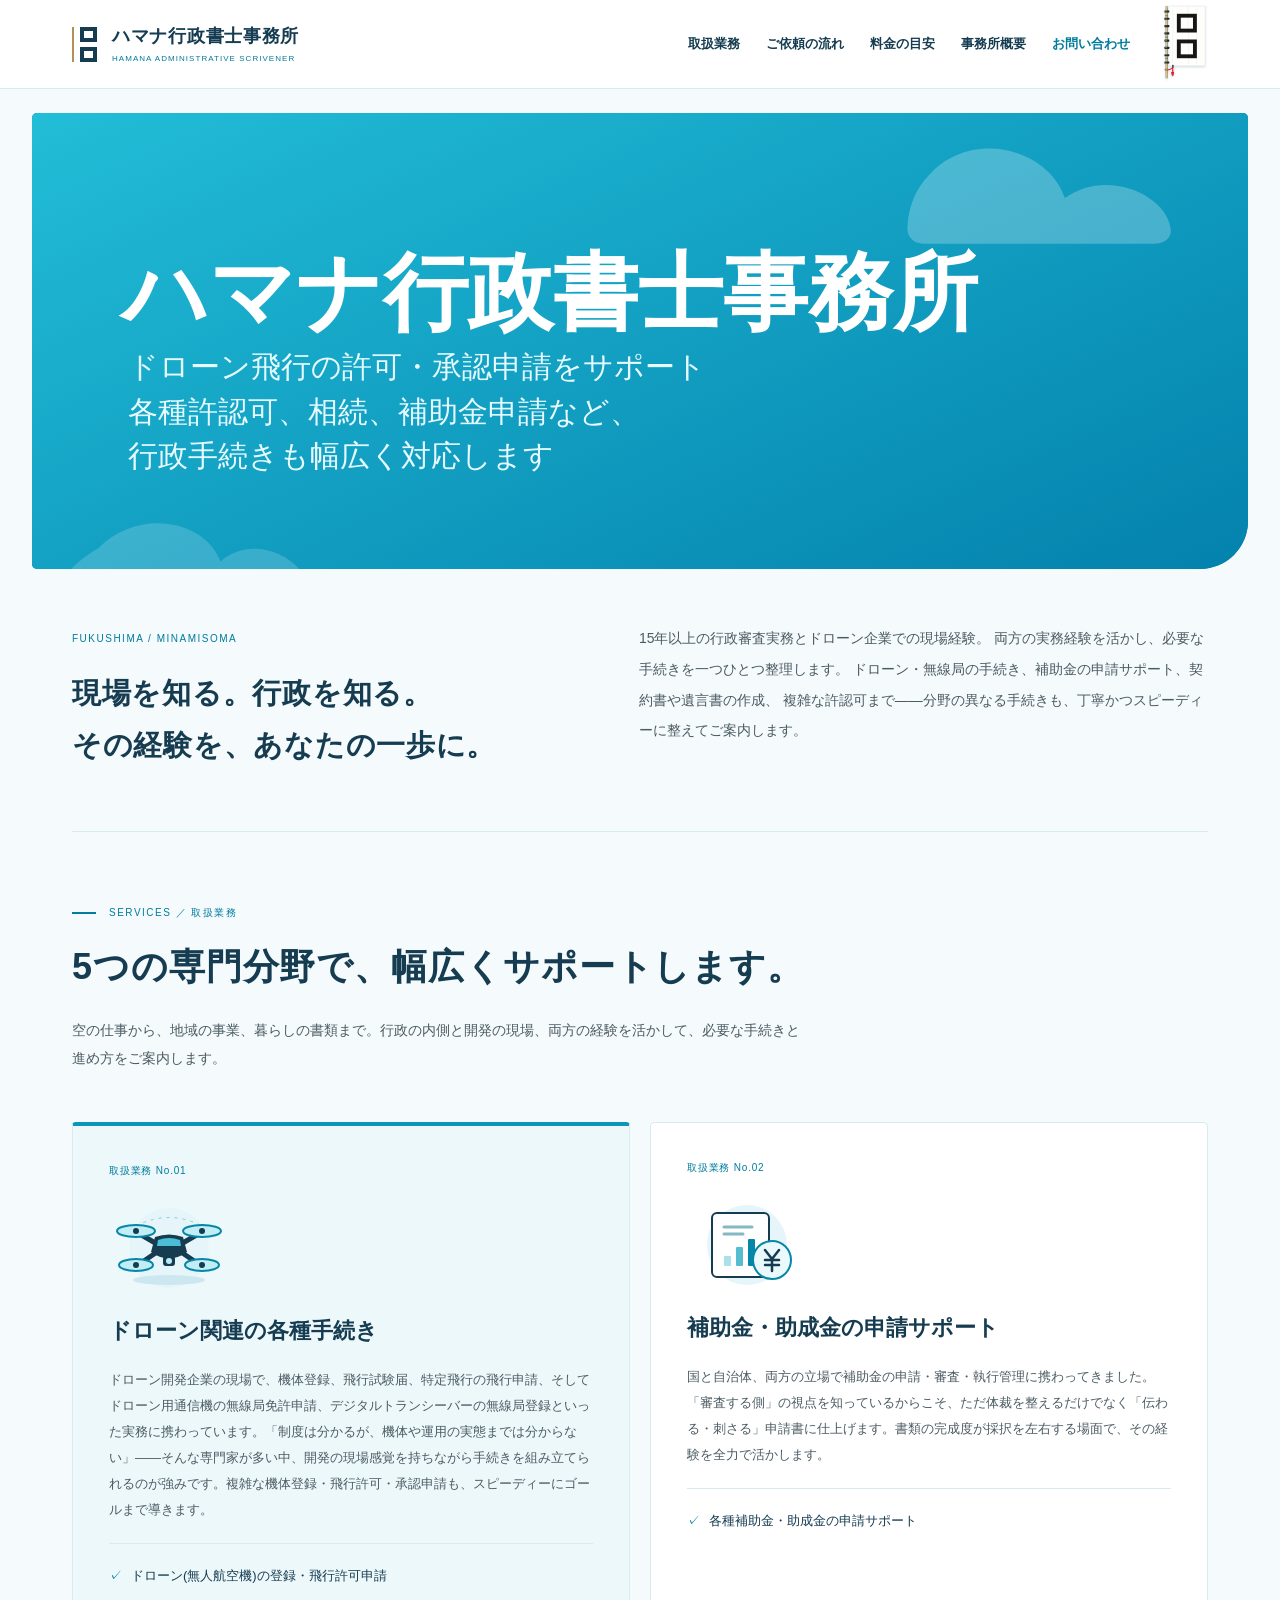
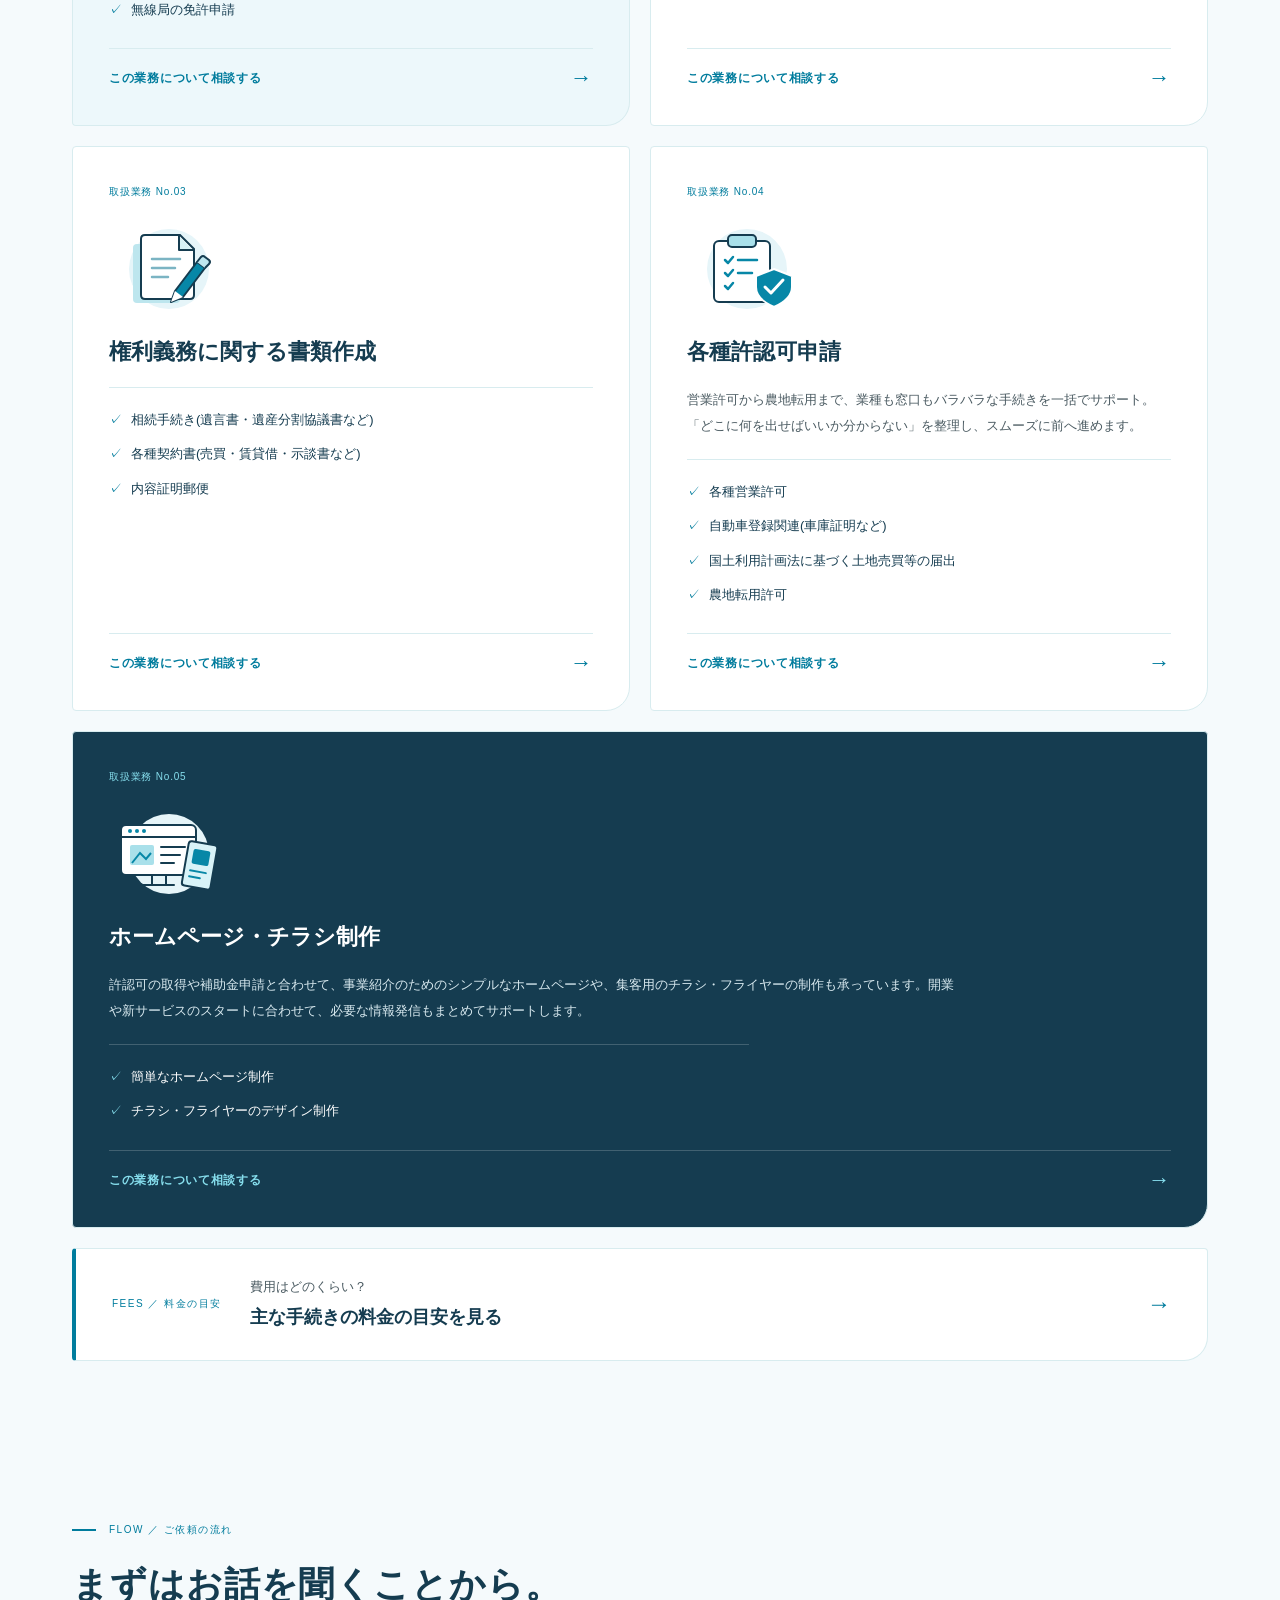
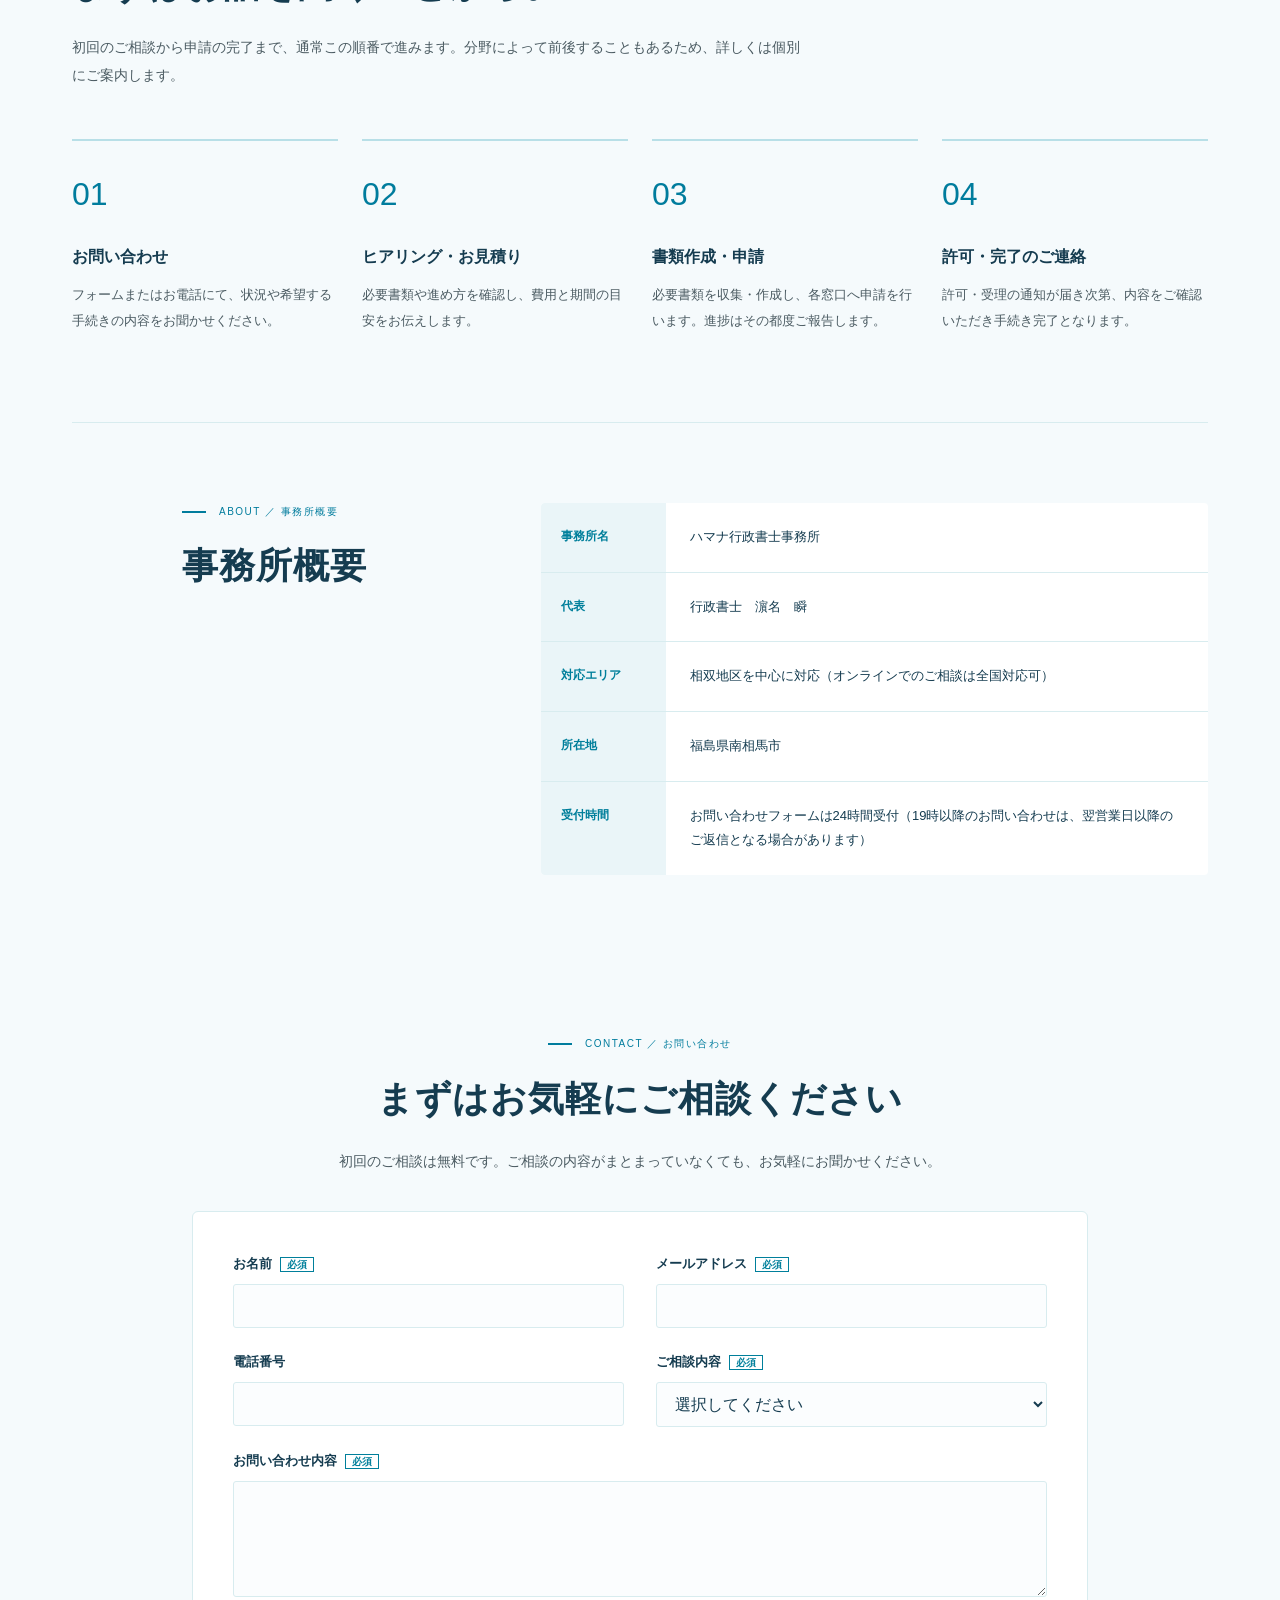
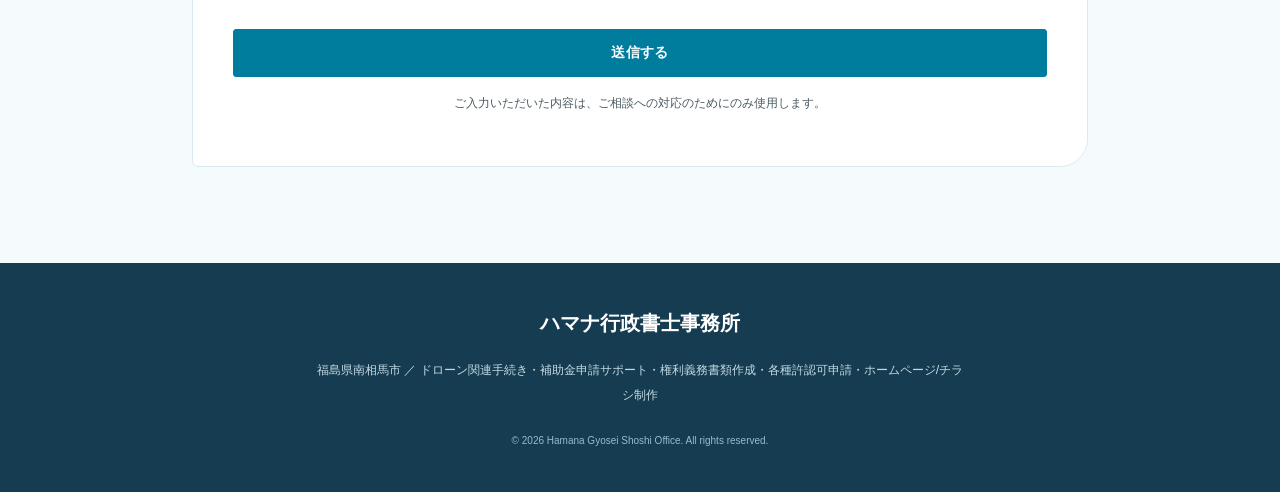
<file: index.html>
<!DOCTYPE html>
<html lang="ja">
<head>
<meta charset="UTF-8">
<meta name="viewport" content="width=device-width, initial-scale=1.0">
<title>ハマナ行政書士事務所｜ドローン・補助金・許認可申請の手続き代行</title>
<meta name="description" content="福島県南相馬市を拠点に、ドローン関連の手続き、補助金・助成金の申請サポート、契約書や遺言書などの書類作成、各種許認可申請、簡単なホームページ・チラシ制作までを行う行政書士事務所です。">
<link rel="icon" href="img/favicon.svg" type="image/svg+xml">
<link rel="icon" href="img/favicon.ico" sizes="any">
<link rel="icon" href="img/favicon-32.png" sizes="32x32" type="image/png">
<link rel="icon" href="img/favicon-192.png" sizes="192x192" type="image/png">
<link rel="apple-touch-icon" href="img/apple-touch-icon.png">
<link rel="stylesheet" href="css/style.css">
</head>
<body>

<!-- ヘッダー -->
<header class="site-header">
  <div class="header-inner">
    <a href="#top" class="brand">
      <span class="brand-symbol" aria-hidden="true"><i></i><i></i></span>
      <span class="brand-wordmark">ハマナ行政書士事務所<small>HAMANA ADMINISTRATIVE SCRIVENER</small></span>
    </a>
    <nav class="site-nav" id="site-nav">
      <a href="#services">取扱業務</a>
      <a href="#flow">ご依頼の流れ</a>
      <a href="fees.html">料金の目安</a>
      <a href="#about">事務所概要</a>
      <a href="#contact">お問い合わせ</a>
    </nav>
    <img src="img/flag.svg" alt="" class="header-flag" width="320" height="560">
    <button class="nav-toggle" id="nav-toggle" aria-label="メニューを開く" aria-expanded="false" aria-controls="site-nav">
      <span></span><span></span><span></span>
    </button>
  </div>
</header>

<main id="top">

  <!-- ヒーロー -->
  <section class="hero">
    <h1 class="sr-only">ハマナ行政書士事務所｜ドローンと行政手続きのご相談</h1>
    <img src="img/logo.svg" alt="ハマナ行政書士事務所。ドローン飛行の許可・承認申請、各種許認可、相続、補助金申請をサポート。" class="hero-banner" width="1600" height="600" fetchpriority="high">
    <div class="hero-inner">
      <p class="eyebrow">FUKUSHIMA / MINAMISOMA<span>現場を知る。行政を知る。<br>その経験を、あなたの一歩に。</span></p>
      <p class="hero-lead">
        15年以上の行政審査実務とドローン企業での現場経験。
        両方の実務経験を活かし、必要な手続きを一つひとつ整理します。
        ドローン・無線局の手続き、補助金の申請サポート、契約書や遺言書の作成、
        複雑な許認可まで――分野の異なる手続きも、丁寧かつスピーディーに整えてご案内します。
      </p>
    </div>
  </section>

  <div class="perforation" aria-hidden="true"></div>

  <!-- 取扱業務 -->
  <section id="services" class="services">
    <div class="section-head">
      <p class="section-label">SERVICES ／ 取扱業務</p>
      <h2>5つの専門分野で、<br class="only-mobile">幅広くサポートします。</h2>
      <p class="section-desc">空の仕事から、地域の事業、暮らしの書類まで。行政の内側と開発の現場、両方の経験を活かして、必要な手続きと進め方をご案内します。</p>
    </div>

    <div class="service-grid">

      <a class="service-card" href="#contact" data-service="drone" aria-label="ドローン関連の各種手続きについて相談する">
        <p class="card-no">取扱業務 No.01</p>
        <div class="card-icon" aria-hidden="true">
          <svg viewBox="0 0 120 88" focusable="false"><circle cx="60" cy="44" r="40" fill="#e6f5f9"/><ellipse cx="60" cy="76" rx="36" ry="5" fill="#cce7ef"/><path d="M20 26 Q60 1 100 26" fill="none" stroke="#8acdda" stroke-dasharray="3 5"/><g stroke="#153c50" stroke-width="5" stroke-linecap="round"><path d="M48 40 29 29 M72 40 91 29 M48 48 29 61 M72 48 91 61"/></g><g fill="#c1edf4" stroke="#0787a7" stroke-width="2"><ellipse cx="27" cy="27" rx="19" ry="6"/><ellipse cx="93" cy="27" rx="19" ry="6"/><ellipse cx="27" cy="61" rx="17" ry="6"/><ellipse cx="93" cy="61" rx="17" ry="6"/></g><g fill="#153c50"><circle cx="27" cy="27" r="3"/><circle cx="93" cy="27" r="3"/><circle cx="27" cy="61" r="3"/><circle cx="93" cy="61" r="3"/><path d="M46 33 Q60 28 74 33 L78 48 Q60 61 42 48Z"/></g><path d="M49 36 Q60 32 71 36 L72 42 H48Z" fill="#49bed4"/><rect x="54" y="52" width="12" height="10" rx="3" fill="#153c50"/><circle cx="60" cy="57" r="3" fill="#b8edf5"/></svg>
        </div>
        <h3 class="card-title">ドローン関連の各種手続き</h3>
        <p class="card-desc">ドローン開発企業の現場で、機体登録、飛行試験届、特定飛行の飛行申請、そしてドローン用通信機の無線局免許申請、デジタルトランシーバーの無線局登録といった実務に携わっています。「制度は分かるが、機体や運用の実態までは分からない」――そんな専門家が多い中、開発の現場感覚を持ちながら手続きを組み立てられるのが強みです。複雑な機体登録・飛行許可・承認申請も、スピーディーにゴールまで導きます。</p>
        <ul class="card-list">
          <li>ドローン(無人航空機)の登録・飛行許可申請</li>
          <li>無線局の免許申請</li>
        </ul>
        <span class="card-more">詳しくはこちら<span aria-hidden="true">→</span></span>
      </a>

      <a class="service-card" href="#contact" data-service="subsidy" aria-label="補助金・助成金の申請サポートについて相談する">
        <p class="card-no">取扱業務 No.02</p>
        <div class="card-icon" aria-hidden="true">
          <svg viewBox="0 0 120 88" focusable="false"><circle cx="60" cy="44" r="40" fill="#e6f5f9"/><rect x="25" y="12" width="57" height="64" rx="5" fill="#fff" stroke="#153c50" stroke-width="2"/><path d="M37 26 H65 M37 33 H56" stroke="#85b8c5" stroke-width="3" stroke-linecap="round"/><rect x="37" y="55" width="7" height="10" rx="1" fill="#a9e0ea"/><rect x="49" y="46" width="7" height="19" rx="1" fill="#58bcd1"/><rect x="61" y="38" width="7" height="27" rx="1" fill="#0787a7"/><circle cx="85" cy="59" r="19" fill="#eaf9fc" stroke="#0787a7" stroke-width="2"/><path d="m78 49 7 9 7-9 M85 58 V70 M78 59 H92 M78 64 H92" fill="none" stroke="#153c50" stroke-width="2.5" stroke-linecap="round" stroke-linejoin="round"/></svg>
        </div>
        <h3 class="card-title">補助金・助成金の申請サポート</h3>
        <p class="card-desc">国と自治体、両方の立場で補助金の申請・審査・執行管理に携わってきました。「審査する側」の視点を知っているからこそ、ただ体裁を整えるだけでなく「伝わる・刺さる」申請書に仕上げます。書類の完成度が採択を左右する場面で、その経験を全力で活かします。</p>
        <ul class="card-list">
          <li>各種補助金・助成金の申請サポート</li>
        </ul>
        <span class="card-more">詳しくはこちら<span aria-hidden="true">→</span></span>
      </a>

      <a class="service-card" href="#contact" data-service="rights-documents" aria-label="権利義務に関する書類作成について相談する">
        <p class="card-no">取扱業務 No.03</p>
        <div class="card-icon" aria-hidden="true">
          <svg viewBox="0 0 120 88" focusable="false"><circle cx="60" cy="44" r="40" fill="#e6f5f9"/><rect x="24" y="19" width="47" height="59" rx="4" fill="#bde6ee"/><path d="M36 10 H71 L85 24 V70 Q85 74 81 74 H36 Q32 74 32 70 V14 Q32 10 36 10Z" fill="#fff" stroke="#153c50" stroke-width="2"/><path d="M70 11 V25 H84" fill="#d6f1f6" stroke="#153c50" stroke-width="2" stroke-linejoin="round"/><path d="M43 34 H71 M43 43 H66 M43 52 H59" stroke="#7bb4c3" stroke-width="2.5" stroke-linecap="round"/><path d="m66 66 22-29 8 6-22 29-12 5Z" fill="#0787a7" stroke="#153c50" stroke-width="2" stroke-linejoin="round"/><path d="m88 37 4-5 q2-2 4 0 l4 3 q2 2 0 4 l-4 4" fill="#bde6ee" stroke="#153c50" stroke-width="2"/><path d="m66 66 8 6-12 5Z" fill="#fff"/></svg>
        </div>
        <h3 class="card-title">権利義務に関する書類作成</h3>
        <ul class="card-list">
          <li>相続手続き(遺言書・遺産分割協議書など)</li>
          <li>各種契約書(売買・賃貸借・示談書など)</li>
          <li>内容証明郵便</li>
        </ul>
        <span class="card-more">詳しくはこちら<span aria-hidden="true">→</span></span>
      </a>

      <a class="service-card" href="#contact" data-service="licenses" aria-label="各種許認可申請について相談する">
        <p class="card-no">取扱業務 No.04</p>
        <div class="card-icon" aria-hidden="true">
          <svg viewBox="0 0 120 88" focusable="false"><circle cx="60" cy="44" r="40" fill="#e6f5f9"/><rect x="27" y="16" width="56" height="61" rx="5" fill="#fff" stroke="#153c50" stroke-width="2"/><rect x="41" y="10" width="28" height="12" rx="4" fill="#a9e0ea" stroke="#153c50" stroke-width="2"/><path d="m38 35 3 3 5-6 M51 35 H70 M38 48 l3 3 5-6 M51 48 H65 M38 61 l3 3 5-6" fill="none" stroke="#0787a7" stroke-width="2.5" stroke-linecap="round" stroke-linejoin="round"/><path d="m87 44 18 7 v11 q0 12-18 20-18-8-18-20 V51Z" fill="#0787a7" stroke="#fff" stroke-width="2"/><path d="m78 62 6 6 12-13" fill="none" stroke="#fff" stroke-width="3" stroke-linecap="round" stroke-linejoin="round"/></svg>
        </div>
        <h3 class="card-title">各種許認可申請</h3>
        <p class="card-desc">営業許可から農地転用まで、業種も窓口もバラバラな手続きを一括でサポート。「どこに何を出せばいいか分からない」を整理し、スムーズに前へ進めます。</p>
        <ul class="card-list">
          <li>各種営業許可</li>
          <li>自動車登録関連(車庫証明など)</li>
          <li>国土利用計画法に基づく土地売買等の届出</li>
          <li>農地転用許可</li>
        </ul>
        <span class="card-more">詳しくはこちら<span aria-hidden="true">→</span></span>
      </a>

      <a class="service-card service-card-wide" href="#contact" data-service="creative" aria-label="ホームページ・チラシ制作について相談する">
        <p class="card-no">取扱業務 No.05</p>
        <div class="card-icon" aria-hidden="true">
          <svg viewBox="0 0 120 88" focusable="false"><circle cx="60" cy="44" r="40" fill="#e6f5f9"/><rect x="12" y="15" width="75" height="50" rx="5" fill="#fff" stroke="#153c50" stroke-width="2"/><path d="M13 27 H86" stroke="#153c50" stroke-width="2"/><g fill="#0787a7"><circle cx="21" cy="21" r="2"/><circle cx="28" cy="21" r="2"/><circle cx="35" cy="21" r="2"/></g><rect x="21" y="35" width="24" height="20" rx="2" fill="#a9e0ea"/><path d="m23 53 8-10 6 6 5-6" fill="none" stroke="#0787a7" stroke-width="2"/><path d="M52 37 H76 M52 45 H71 M52 53 H65 M43 66 V74 M57 66 V74 M34 75 H65" stroke="#153c50" stroke-width="2" stroke-linecap="round"/><g transform="rotate(10 91 56)"><rect x="76" y="33" width="29" height="45" rx="3" fill="#d8f3f8" stroke="#153c50" stroke-width="2"/><rect x="82" y="40" width="17" height="15" rx="2" fill="#0787a7"/><path d="M82 62 H98 M82 68 H93" stroke="#0787a7" stroke-width="2" stroke-linecap="round"/></g></svg>
        </div>
        <h3 class="card-title">ホームページ・チラシ制作</h3>
        <p class="card-desc">許認可の取得や補助金申請と合わせて、事業紹介のためのシンプルなホームページや、集客用のチラシ・フライヤーの制作も承っています。開業や新サービスのスタートに合わせて、必要な情報発信もまとめてサポートします。</p>
        <ul class="card-list">
          <li>簡単なホームページ制作</li>
          <li>チラシ・フライヤーのデザイン制作</li>
        </ul>
        <span class="card-more">詳しくはこちら<span aria-hidden="true">→</span></span>
      </a>

    </div>

    <a class="fee-link" href="fees.html">
      <span class="fee-link-label">FEES ／ 料金の目安</span>
      <span class="fee-link-text">費用はどのくらい？<strong>主な手続きの料金の目安を見る</strong></span>
      <span class="fee-link-arrow" aria-hidden="true">→</span>
    </a>
  </section>

  <!-- ご依頼の流れ -->
  <section id="flow" class="flow">
    <div class="section-head">
      <p class="section-label">FLOW ／ ご依頼の流れ</p>
      <h2>まずはお話を聞くことから。</h2>
      <p class="section-desc">初回のご相談から申請の完了まで、通常この順番で進みます。分野によって前後することもあるため、詳しくは個別にご案内します。</p>
    </div>
    <ol class="flow-list">
      <li class="flow-step">
        <span class="flow-num">01</span>
        <h3>お問い合わせ</h3>
        <p>フォームまたはお電話にて、状況や希望する手続きの内容をお聞かせください。</p>
      </li>
      <li class="flow-step">
        <span class="flow-num">02</span>
        <h3>ヒアリング・お見積り</h3>
        <p>必要書類や進め方を確認し、費用と期間の目安をお伝えします。</p>
      </li>
      <li class="flow-step">
        <span class="flow-num">03</span>
        <h3>書類作成・申請</h3>
        <p>必要書類を収集・作成し、各窓口へ申請を行います。進捗はその都度ご報告します。</p>
      </li>
      <li class="flow-step">
        <span class="flow-num">04</span>
        <h3>許可・完了のご連絡</h3>
        <p>許可・受理の通知が届き次第、内容をご確認いただき手続き完了となります。</p>
      </li>
    </ol>
  </section>

  <div class="perforation" aria-hidden="true"></div>

  <!-- 事務所概要 -->
  <section id="about" class="about">
    <div class="section-head">
      <p class="section-label">ABOUT ／ 事務所概要</p>
      <h2>事務所概要</h2>
    </div>
    <div class="about-card">
      <dl class="about-table">
        <div class="about-row">
          <dt>事務所名</dt>
          <dd>ハマナ行政書士事務所</dd>
        </div>
        <div class="about-row">
          <dt>代表</dt>
          <dd>行政書士　濵名　瞬</dd>
        </div>
        <div class="about-row">
          <dt>対応エリア</dt>
          <dd>相双地区を中心に対応（オンラインでのご相談は全国対応可）</dd>
        </div>
        <div class="about-row">
          <dt>所在地</dt>
          <dd>福島県南相馬市</dd>
        </div>
        <div class="about-row">
          <dt>受付時間</dt>
          <dd>お問い合わせフォームは24時間受付（19時以降のお問い合わせは、翌営業日以降のご返信となる場合があります）</dd>
        </div>
      </dl>
    </div>
  </section>

  <!-- お問い合わせ -->
  <section id="contact" class="contact">
    <div class="section-head">
      <p class="section-label">CONTACT ／ お問い合わせ</p>
      <h2>まずはお気軽にご相談ください</h2>
      <p class="section-desc">初回のご相談は無料です。ご相談の内容がまとまっていなくても、お気軽にお聞かせください。</p>
    </div>

    <form class="contact-form" id="contact-form" action="https://formsubmit.co/hamana.gyouseishoshi@gmail.com" method="post">
      <p class="contact-status" role="status" aria-live="polite" hidden></p>
      <input type="hidden" name="_subject" value="ホームページからのお問い合わせ">
      <input type="hidden" name="_template" value="table">
      <div class="sr-only" aria-hidden="true"><input type="text" name="_honey" tabindex="-1" autocomplete="off"></div>
      <div class="form-row-group">
        <div class="form-row">
          <label for="name">お名前<span class="req">必須</span></label>
          <input type="text" id="name" name="name" required>
        </div>
        <div class="form-row">
          <label for="email">メールアドレス<span class="req">必須</span></label>
          <input type="email" id="email" name="email" required>
        </div>
      </div>
      <div class="form-row-group">
        <div class="form-row">
          <label for="tel">電話番号</label>
          <input type="tel" id="tel" name="tel">
        </div>
        <div class="form-row">
          <label for="service">ご相談内容<span class="req">必須</span></label>
          <select id="service" name="service" required>
            <option value="">選択してください</option>
            <option value="drone">ドローン関連の各種手続き</option>
            <option value="subsidy">補助金・助成金の申請サポート</option>
            <option value="rights-documents">権利義務に関する書類作成</option>
            <option value="licenses">各種許認可申請</option>
            <option value="creative">ホームページ・チラシ制作</option>
            <option value="other">その他</option>
          </select>
        </div>
      </div>
      <div class="form-row">
        <label for="message">お問い合わせ内容<span class="req">必須</span></label>
        <textarea id="message" name="message" rows="5" required></textarea>
      </div>
      <button type="submit" class="btn btn-primary btn-block">送信する</button>
      <p class="form-note">ご入力いただいた内容は、ご相談への対応のためにのみ使用します。</p>
    </form>
  </section>

</main>

<footer class="site-footer">
  <div class="footer-inner">
    <p class="footer-brand">ハマナ行政書士事務所</p>
    <p class="footer-address">福島県南相馬市 ／ ドローン関連手続き・補助金申請サポート・権利義務書類作成・各種許認可申請・ホームページ/チラシ制作</p>
    <p class="footer-copy">&copy; 2026 Hamana Gyosei Shoshi Office. All rights reserved.</p>
  </div>
</footer>

<script src="js/script.js"></script>
</body>
</html>
</file>
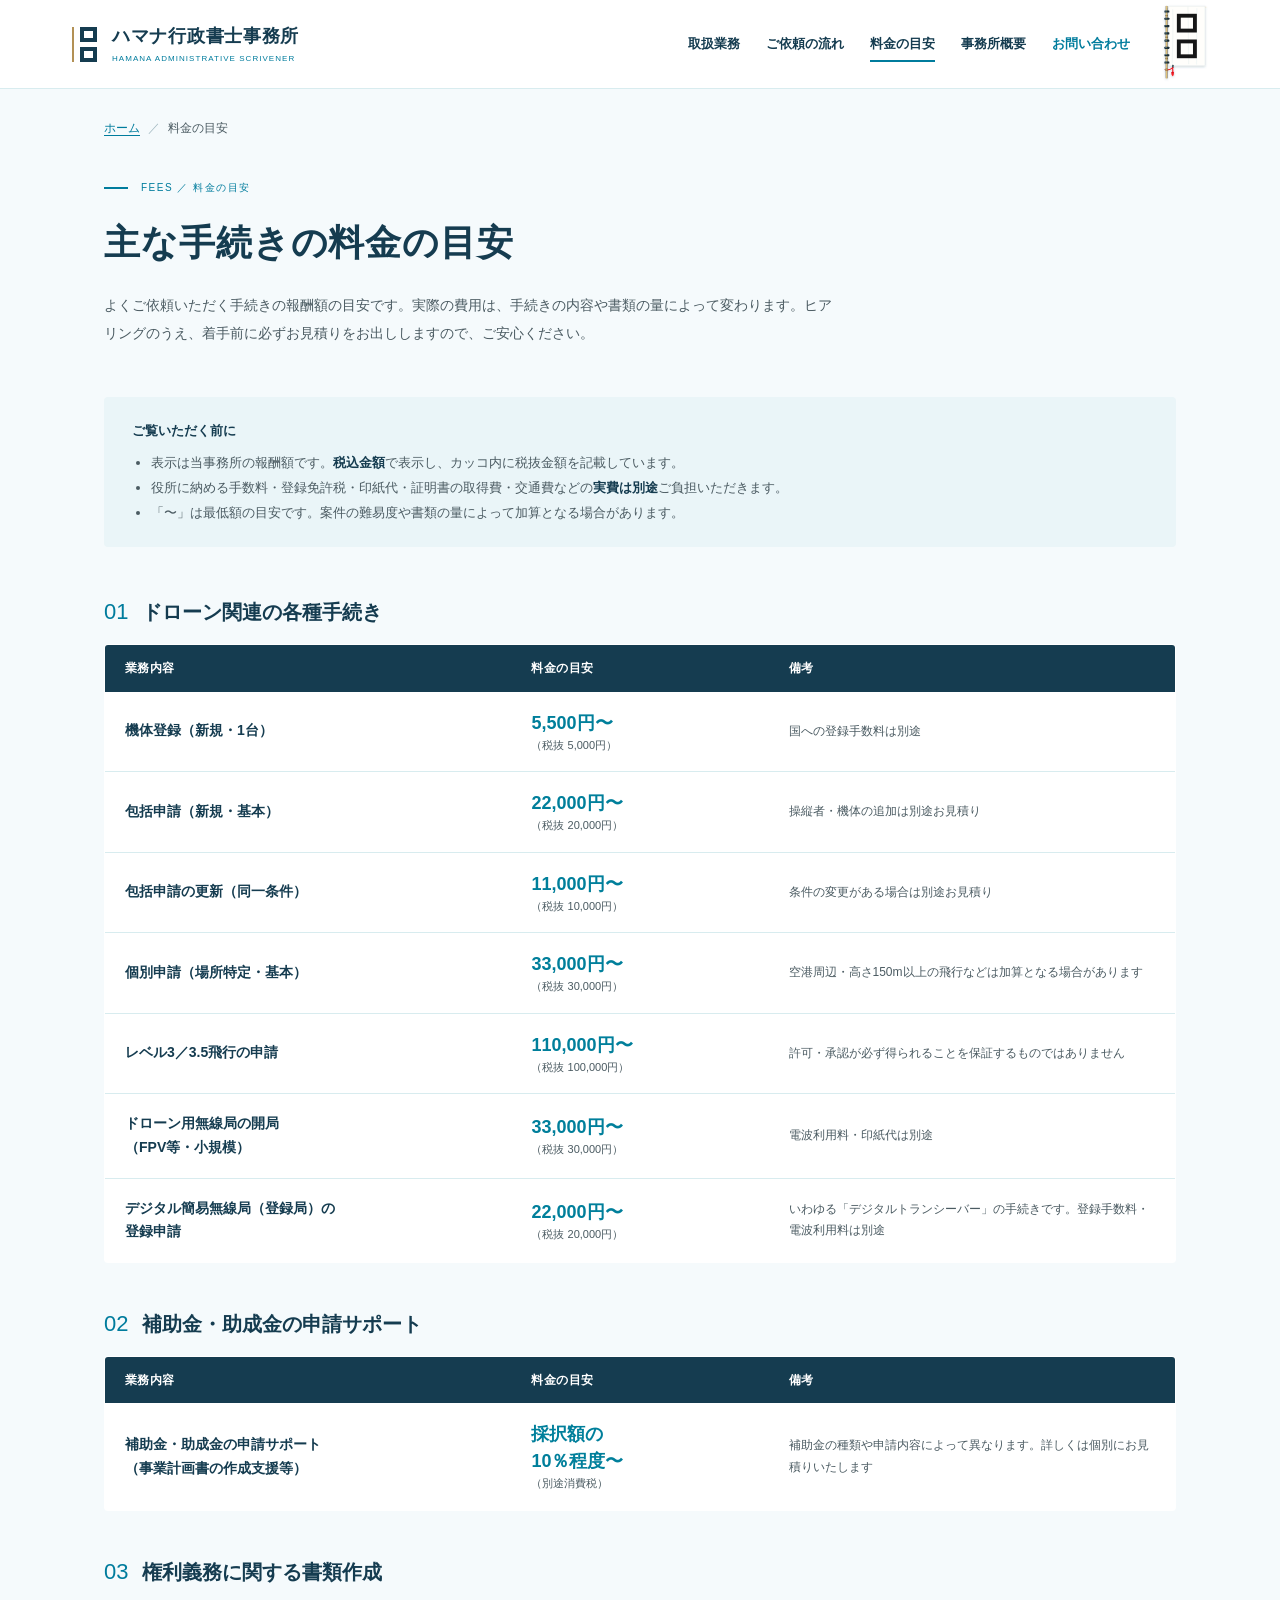
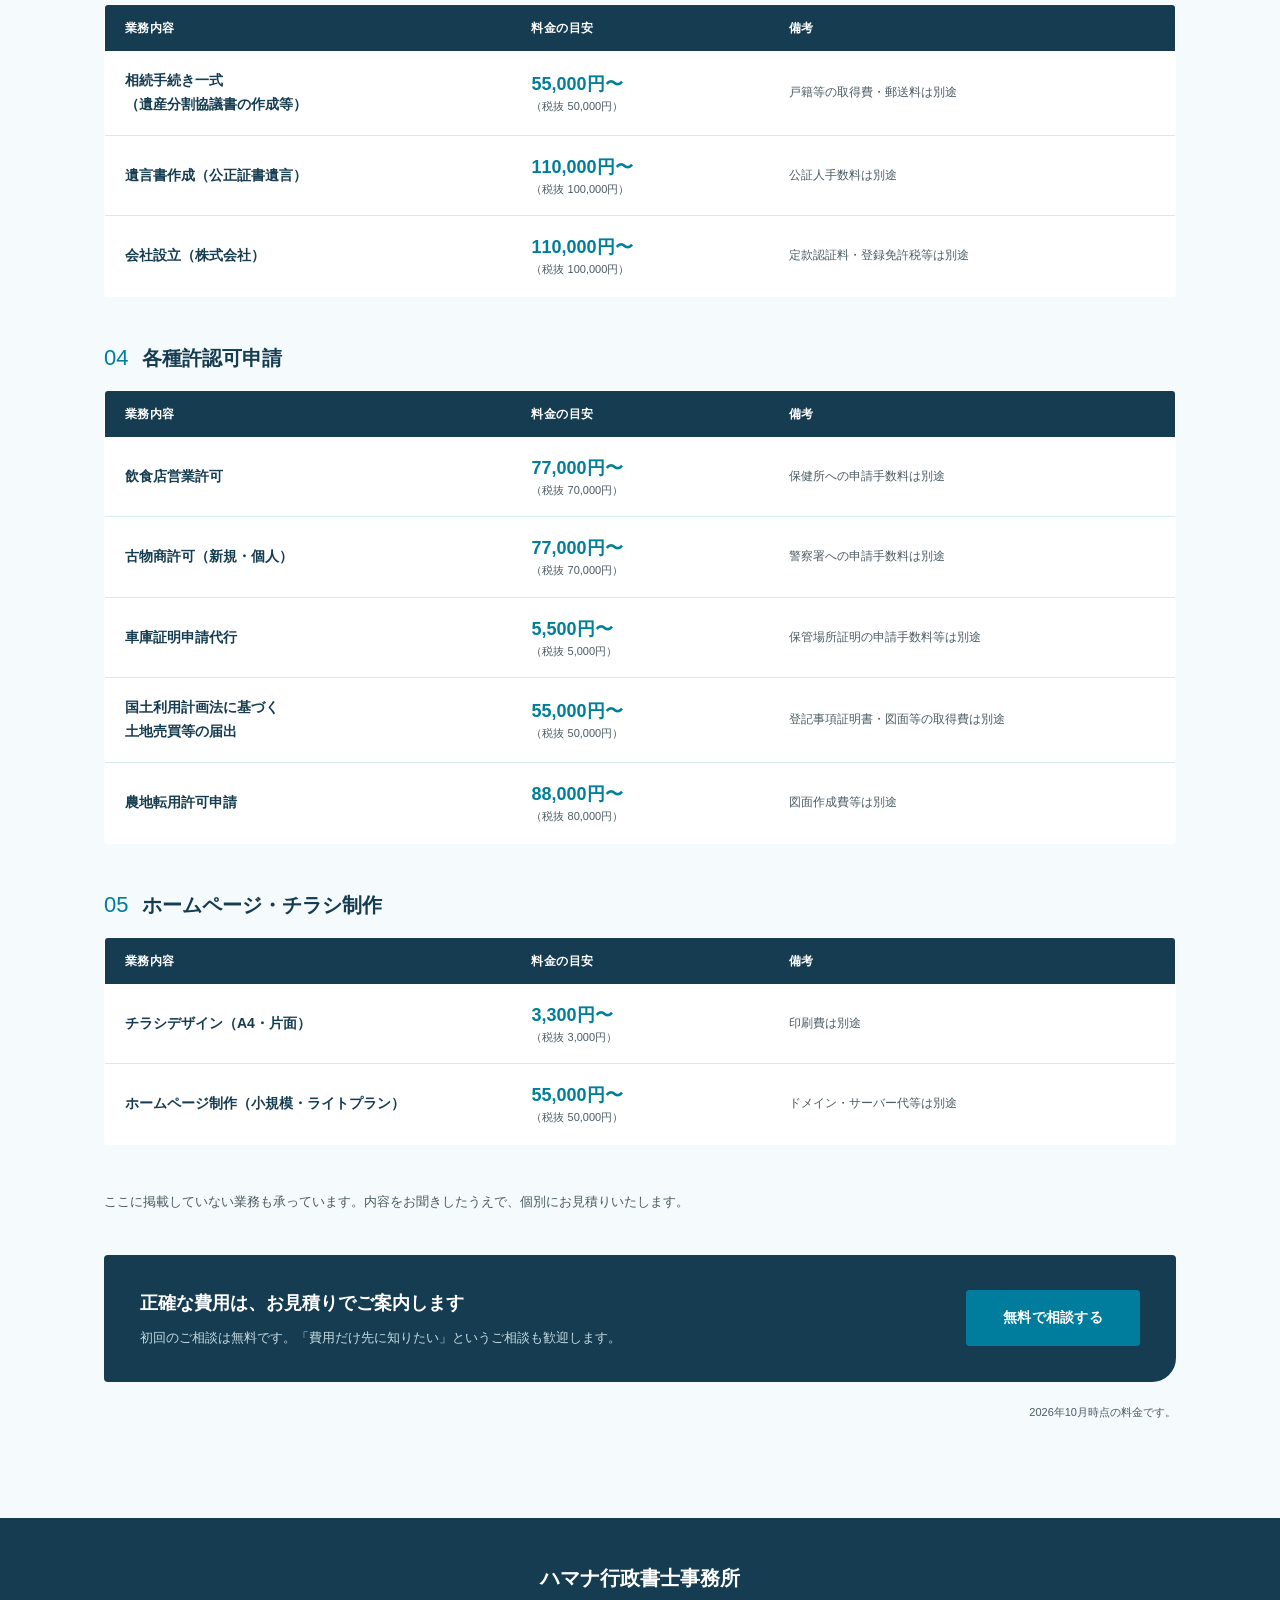
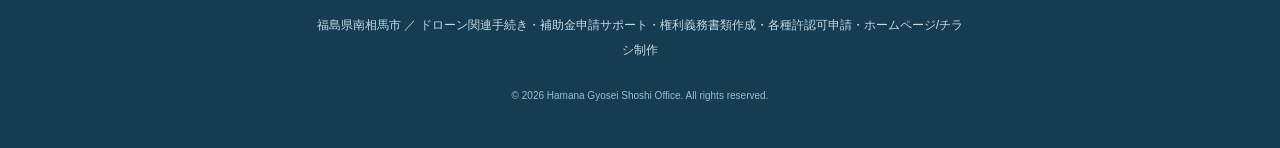
<file: fees.html>
<!DOCTYPE html>
<html lang="ja">
<head>
<meta charset="UTF-8">
<meta name="viewport" content="width=device-width, initial-scale=1.0">
<title>料金の目安｜ハマナ行政書士事務所</title>
<meta name="description" content="ハマナ行政書士事務所の主な業務の料金の目安です。ドローンの機体登録・飛行許可申請、無線局の免許申請、許認可申請、相続・遺言、ホームページ・チラシ制作などの費用をご案内します。">
<link rel="icon" href="img/favicon.svg" type="image/svg+xml">
<link rel="icon" href="img/favicon.ico" sizes="any">
<link rel="icon" href="img/favicon-32.png" sizes="32x32" type="image/png">
<link rel="icon" href="img/favicon-192.png" sizes="192x192" type="image/png">
<link rel="apple-touch-icon" href="img/apple-touch-icon.png">
<link rel="stylesheet" href="css/style.css">
</head>
<body>

<!-- ヘッダー -->
<header class="site-header">
  <div class="header-inner">
    <a href="index.html" class="brand">
      <span class="brand-symbol" aria-hidden="true"><i></i><i></i></span>
      <span class="brand-wordmark">ハマナ行政書士事務所<small>HAMANA ADMINISTRATIVE SCRIVENER</small></span>
    </a>
    <nav class="site-nav" id="site-nav">
      <a href="index.html#services">取扱業務</a>
      <a href="index.html#flow">ご依頼の流れ</a>
      <a href="fees.html" aria-current="page">料金の目安</a>
      <a href="index.html#about">事務所概要</a>
      <a href="index.html#contact">お問い合わせ</a>
    </nav>
    <img src="img/flag.svg" alt="" class="header-flag" width="320" height="560">
    <button class="nav-toggle" id="nav-toggle" aria-label="メニューを開く" aria-expanded="false" aria-controls="site-nav">
      <span></span><span></span><span></span>
    </button>
  </div>
</header>

<main id="top" class="fees-page">

  <section class="fees">
    <p class="breadcrumb"><a href="index.html">ホーム</a><span aria-hidden="true">／</span>料金の目安</p>
    <div class="section-head">
      <p class="section-label">FEES ／ 料金の目安</p>
      <h1 class="fees-title">主な手続きの料金の目安</h1>
      <p class="section-desc">よくご依頼いただく手続きの報酬額の目安です。実際の費用は、手続きの内容や書類の量によって変わります。ヒアリングのうえ、着手前に必ずお見積りをお出ししますので、ご安心ください。</p>
    </div>

    <div class="fee-notice">
      <p class="fee-notice-title">ご覧いただく前に</p>
      <ul>
        <li>表示は当事務所の報酬額です。<strong>税込金額</strong>で表示し、カッコ内に税抜金額を記載しています。</li>
        <li>役所に納める手数料・登録免許税・印紙代・証明書の取得費・交通費などの<strong>実費は別途</strong>ご負担いただきます。</li>
        <li>「〜」は最低額の目安です。案件の難易度や書類の量によって加算となる場合があります。</li>
      </ul>
    </div>

    <!-- ドローン関連 -->
    <div class="fee-group" id="fee-drone">
      <h2 class="fee-group-title"><span class="fee-group-no">01</span>ドローン関連の各種手続き</h2>
      <table class="fee-table">
        <thead>
          <tr><th scope="col">業務内容</th><th scope="col">料金の目安</th><th scope="col">備考</th></tr>
        </thead>
        <tbody>
          <tr><th scope="row">機体登録（新規・1台）</th><td class="fee-price">5,500円〜<small>（税抜 5,000円）</small></td><td class="fee-note">国への登録手数料は別途</td></tr>
          <tr><th scope="row">包括申請（新規・基本）</th><td class="fee-price">22,000円〜<small>（税抜 20,000円）</small></td><td class="fee-note">操縦者・機体の追加は別途お見積り</td></tr>
          <tr><th scope="row">包括申請の更新（同一条件）</th><td class="fee-price">11,000円〜<small>（税抜 10,000円）</small></td><td class="fee-note">条件の変更がある場合は別途お見積り</td></tr>
          <tr><th scope="row">個別申請（場所特定・基本）</th><td class="fee-price">33,000円〜<small>（税抜 30,000円）</small></td><td class="fee-note">空港周辺・高さ150m以上の飛行などは加算となる場合があります</td></tr>
          <tr><th scope="row">レベル3／3.5飛行の申請</th><td class="fee-price">110,000円〜<small>（税抜 100,000円）</small></td><td class="fee-note">許可・承認が必ず得られることを保証するものではありません</td></tr>
          <tr><th scope="row">ドローン用無線局の開局<br class="only-wide">（FPV等・小規模）</th><td class="fee-price">33,000円〜<small>（税抜 30,000円）</small></td><td class="fee-note">電波利用料・印紙代は別途</td></tr>
          <tr><th scope="row">デジタル簡易無線局（登録局）の<br class="only-wide">登録申請</th><td class="fee-price">22,000円〜<small>（税抜 20,000円）</small></td><td class="fee-note">いわゆる「デジタルトランシーバー」の手続きです。登録手数料・電波利用料は別途</td></tr>
        </tbody>
      </table>
    </div>

    <!-- 補助金 -->
    <div class="fee-group" id="fee-subsidy">
      <h2 class="fee-group-title"><span class="fee-group-no">02</span>補助金・助成金の申請サポート</h2>
      <table class="fee-table">
        <thead>
          <tr><th scope="col">業務内容</th><th scope="col">料金の目安</th><th scope="col">備考</th></tr>
        </thead>
        <tbody>
          <tr><th scope="row">補助金・助成金の申請サポート<br class="only-wide">（事業計画書の作成支援等）</th><td class="fee-price">採択額の<br class="only-wide">10％程度〜<small>（別途消費税）</small></td><td class="fee-note">補助金の種類や申請内容によって異なります。詳しくは個別にお見積りいたします</td></tr>
        </tbody>
      </table>
    </div>

    <!-- 権利義務・相続 -->
    <div class="fee-group" id="fee-documents">
      <h2 class="fee-group-title"><span class="fee-group-no">03</span>権利義務に関する書類作成</h2>
      <table class="fee-table">
        <thead>
          <tr><th scope="col">業務内容</th><th scope="col">料金の目安</th><th scope="col">備考</th></tr>
        </thead>
        <tbody>
          <tr><th scope="row">相続手続き一式<br class="only-wide">（遺産分割協議書の作成等）</th><td class="fee-price">55,000円〜<small>（税抜 50,000円）</small></td><td class="fee-note">戸籍等の取得費・郵送料は別途</td></tr>
          <tr><th scope="row">遺言書作成（公正証書遺言）</th><td class="fee-price">110,000円〜<small>（税抜 100,000円）</small></td><td class="fee-note">公証人手数料は別途</td></tr>
          <tr><th scope="row">会社設立（株式会社）</th><td class="fee-price">110,000円〜<small>（税抜 100,000円）</small></td><td class="fee-note">定款認証料・登録免許税等は別途</td></tr>
        </tbody>
      </table>
    </div>

    <!-- 各種許認可 -->
    <div class="fee-group" id="fee-licenses">
      <h2 class="fee-group-title"><span class="fee-group-no">04</span>各種許認可申請</h2>
      <table class="fee-table">
        <thead>
          <tr><th scope="col">業務内容</th><th scope="col">料金の目安</th><th scope="col">備考</th></tr>
        </thead>
        <tbody>
          <tr><th scope="row">飲食店営業許可</th><td class="fee-price">77,000円〜<small>（税抜 70,000円）</small></td><td class="fee-note">保健所への申請手数料は別途</td></tr>
          <tr><th scope="row">古物商許可（新規・個人）</th><td class="fee-price">77,000円〜<small>（税抜 70,000円）</small></td><td class="fee-note">警察署への申請手数料は別途</td></tr>
          <tr><th scope="row">車庫証明申請代行</th><td class="fee-price">5,500円〜<small>（税抜 5,000円）</small></td><td class="fee-note">保管場所証明の申請手数料等は別途</td></tr>
          <tr><th scope="row">国土利用計画法に基づく<br class="only-wide">土地売買等の届出</th><td class="fee-price">55,000円〜<small>（税抜 50,000円）</small></td><td class="fee-note">登記事項証明書・図面等の取得費は別途</td></tr>
          <tr><th scope="row">農地転用許可申請</th><td class="fee-price">88,000円〜<small>（税抜 80,000円）</small></td><td class="fee-note">図面作成費等は別途</td></tr>
        </tbody>
      </table>
    </div>

    <!-- HP・チラシ -->
    <div class="fee-group" id="fee-creative">
      <h2 class="fee-group-title"><span class="fee-group-no">05</span>ホームページ・チラシ制作</h2>
      <table class="fee-table">
        <thead>
          <tr><th scope="col">業務内容</th><th scope="col">料金の目安</th><th scope="col">備考</th></tr>
        </thead>
        <tbody>
          <tr><th scope="row">チラシデザイン（A4・片面）</th><td class="fee-price">3,300円〜<small>（税抜 3,000円）</small></td><td class="fee-note">印刷費は別途</td></tr>
          <tr><th scope="row">ホームページ制作（小規模・ライトプラン）</th><td class="fee-price">55,000円〜<small>（税抜 50,000円）</small></td><td class="fee-note">ドメイン・サーバー代等は別途</td></tr>
        </tbody>
      </table>
    </div>

    <p class="fee-other">ここに掲載していない業務も承っています。内容をお聞きしたうえで、個別にお見積りいたします。</p>

    <div class="fee-cta">
      <div>
        <p class="fee-cta-title">正確な費用は、お見積りでご案内します</p>
        <p class="fee-cta-desc">初回のご相談は無料です。「費用だけ先に知りたい」というご相談も歓迎します。</p>
      </div>
      <a href="index.html#contact" class="btn btn-primary">無料で相談する</a>
    </div>

    <p class="fee-updated">2026年10月時点の料金です。</p>
  </section>

</main>

<footer class="site-footer">
  <div class="footer-inner">
    <p class="footer-brand">ハマナ行政書士事務所</p>
    <p class="footer-address">福島県南相馬市 ／ ドローン関連手続き・補助金申請サポート・権利義務書類作成・各種許認可申請・ホームページ/チラシ制作</p>
    <p class="footer-copy">&copy; 2026 Hamana Gyosei Shoshi Office. All rights reserved.</p>
  </div>
</footer>

<script src="js/script.js"></script>
</body>
</html>
</file>
<file: css/style.css>
/* ================================
   トークン
================================ */
:root{
  --bg: #F5FAFC;
  --bg-deep: #EAF6F7;
  --border: #D8ECEF;
  --ink: #153C50;
  --ink-soft: #4B5B62;
  --turquoise: #007C9D;
  --turquoise-deep: #007F9B;
  --pale-cyan: #B4E5DF;

  --font-body: 'Meiryo', 'メイリオ', sans-serif;
  --font-display: var(--font-body);
  --font-mono: var(--font-body);

  --max-width: 1200px;
}

*{ box-sizing: border-box; }

html{ scroll-behavior: smooth; }

body{
  margin: 0;
  background-color: var(--bg);
  color: var(--ink);
  font-family: var(--font-body);
  font-weight: 400;
  line-height: 1.85;
  -webkit-font-smoothing: antialiased;
}

@media (prefers-reduced-motion: reduce){
  html{ scroll-behavior: auto; }
  *{ animation: none !important; transition: none !important; }
}

a{ color: inherit; text-decoration: none; }

h1,h2,h3{ font-family: var(--font-display); font-weight: 800; margin: 0; color: var(--ink); }

img,svg{ display:block; max-width: 100%; }

:focus-visible{
  outline: 2px solid var(--turquoise);
  outline-offset: 3px;
}

.only-mobile{ display: none; }

/* ================================
   ヘッダー
================================ */
.site-header{
  position: sticky;
  top: 0;
  z-index: 50;
  background: var(--turquoise);
  border-bottom: 2px solid var(--ink);
}

.header-inner{
  max-width: var(--max-width);
  margin: 0 auto;
  padding: 16px 24px;
  display: flex;
  align-items: center;
  gap: 24px;
}

.brand{
  display: flex;
  align-items: center;
  gap: 10px;
  margin-right: auto;
}

.brand-logo{ height: 80px; width: auto; }

.site-nav{ display: flex; gap: 28px; font-size: .92rem; }
.site-nav a{ position: relative; padding: 4px 0; color: #fff; }
.site-nav a::after{
  content: "";
  position: absolute;
  left: 0; right: 0; bottom: -2px;
  height: 2px;
  background: var(--ink);
  transform: scaleX(0);
  transform-origin: left;
  transition: transform .25s ease;
}
.site-nav a:hover::after{ transform: scaleX(1); }

.nav-toggle{
  display: none;
  flex-direction: column;
  justify-content: center;
  gap: 5px;
  width: 32px;
  height: 32px;
  background: none;
  border: none;
  cursor: pointer;
  padding: 0;
}
.nav-toggle span{
  height: 1.5px;
  background: #fff;
  width: 100%;
  transition: transform .2s ease, opacity .2s ease;
}

/* ================================
   ヒーロー
================================ */
.hero{
  position: relative;
  max-width: var(--max-width);
  margin: 0 auto;
  padding: 96px 24px 120px;
  overflow: visible;
}

.hero-inner{ max-width: 640px; }

.eyebrow{
  font-family: var(--font-mono);
  font-size: .78rem;
  letter-spacing: .14em;
  color: var(--turquoise);
  margin: 0 0 22px;
}

.hero-lead{
  margin: 28px 0 40px;
  color: var(--ink-soft);
  font-size: 1rem;
  max-width: 46ch;
}

.btn{
  display: inline-block;
  padding: 14px 30px;
  font-size: .92rem;
  font-family: var(--font-body);
  font-weight: 700;
  letter-spacing: .02em;
  border: 1px solid var(--turquoise);
  cursor: pointer;
  transition: background .2s ease, color .2s ease, border-color .2s ease;
}
.btn-primary{ background: var(--turquoise); border-color: var(--turquoise); color: #fff; }
.btn-primary:hover{ background: var(--turquoise-deep); border-color: var(--turquoise-deep); }
.btn-block{ width: 100%; text-align: center; }

/* ================================
   ミシン目区切り
================================ */
.perforation{
  max-width: var(--max-width);
  margin: 0 auto;
  border-top: 2px dashed var(--pale-cyan);
}

/* ================================
   共通：セクション見出し
================================ */
.section-head{
  max-width: var(--max-width);
  margin: 0 auto;
  padding: 88px 24px 40px;
}
.section-label{
  font-family: var(--font-mono);
  font-size: .76rem;
  letter-spacing: .12em;
  color: var(--turquoise);
  margin: 0 0 18px;
}
.section-head h2{
  font-size: clamp(1.5rem, 3vw, 2rem);
  line-height: 1.6;
}
.section-desc{
  margin-top: 20px;
  color: var(--ink-soft);
  max-width: 62ch;
  font-size: .95rem;
}

/* ================================
   取扱業務
================================ */
.services{ max-width: var(--max-width); margin: 0 auto; padding: 0 24px 40px; }

.service-grid{
  display: grid;
  grid-template-columns: repeat(2, 1fr);
  gap: 1px;
  background: var(--border);
  border: 1px solid var(--border);
}

.service-card{
  display: block;
  background: var(--bg);
  padding: 40px 36px;
  position: relative;
  text-decoration: none;
  transition: background .2s ease;
}

.service-card-wide{ grid-column: 1 / -1; }
.service-card-wide .card-desc,
.service-card-wide .card-list{ max-width: 640px; }

.service-card:hover,
.service-card:focus-visible{
  background: var(--pale-cyan);
}

.card-no{
  font-family: var(--font-mono);
  font-size: .72rem;
  letter-spacing: .08em;
  color: var(--turquoise);
  margin: 0 0 22px;
}

.card-icon{ width: 44px; height: 44px; color: var(--turquoise); margin-bottom: 20px; }
.card-icon svg{ width: 100%; height: 100%; }

.card-title{
  font-size: 1.2rem;
  font-weight: 800;
  line-height: 1.5;
  margin-bottom: 16px;
}

.card-desc{
  color: var(--ink-soft);
  font-size: .88rem;
  margin: 0 0 20px;
}

.card-list{
  list-style: none;
  margin: 0 0 24px;
  padding: 20px 0 0;
  border-top: 1px solid var(--border);
}

.card-list li{
  position: relative;
  padding-left: 22px;
  font-size: .88rem;
  color: var(--ink);
}

.card-list li + li{ margin-top: 10px; }

.card-list li::before{
  content: "✓";
  position: absolute;
  left: 0;
  top: 0;
  color: var(--turquoise);
  font-family: var(--font-mono);
  font-size: .82rem;
}

.card-more{
  display: inline-flex;
  align-items: center;
  gap: 6px;
  font-family: var(--font-mono);
  font-size: .78rem;
  letter-spacing: .06em;
  color: var(--turquoise);
}

.card-more span{ transition: transform .2s ease; }
.service-card:hover .card-more span{ transform: translateX(4px); }

/* ================================
   ご依頼の流れ
================================ */
.flow{ max-width: var(--max-width); margin: 0 auto; padding: 0 24px 40px; }

.flow-list{
  list-style: none;
  margin: 0;
  padding: 0;
  display: grid;
  grid-template-columns: repeat(4, 1fr);
  gap: 0;
}

.flow-step{
  padding: 32px 28px 32px 0;
  border-top: 1px solid var(--border);
  position: relative;
}

.flow-num{
  display: block;
  font-family: var(--font-mono);
  font-size: 1.6rem;
  color: var(--turquoise);
  opacity: .7;
  margin-bottom: 16px;
}

.flow-step h3{ font-size: 1rem; font-weight: 700; margin-bottom: 10px; }
.flow-step p{ font-size: .86rem; color: var(--ink-soft); margin: 0; }

/* ================================
   事務所概要
================================ */
.about{ max-width: var(--max-width); margin: 0 auto; padding: 0 24px 40px; }

.about-card{
  border: 1px solid var(--turquoise);
  padding: 6px;
}

.about-table{ margin: 0; border: 1px solid var(--border); }

.about-row{
  display: grid;
  grid-template-columns: 180px 1fr;
  border-top: 1px solid var(--border);
}
.about-row:first-child{ border-top: none; }

.about-row dt{
  margin: 0;
  padding: 18px 22px;
  font-family: var(--font-mono);
  font-size: .82rem;
  color: var(--turquoise-deep);
  background: var(--pale-cyan);
  border-right: 1px solid var(--border);
}
.about-row dd{
  margin: 0;
  padding: 18px 22px;
  font-size: .92rem;
}

/* ================================
   お問い合わせ
================================ */
.contact{ max-width: var(--max-width); margin: 0 auto; padding: 0 24px 120px; }

.form-row-group{
  display: grid;
  grid-template-columns: 1fr 1fr;
  gap: 0 32px;
}

.form-row{ margin-bottom: 22px; }
.form-row label{
  display: block;
  font-size: .86rem;
  margin-bottom: 8px;
  color: var(--ink-soft);
}
.req{
  font-family: var(--font-mono);
  font-size: .65rem;
  color: var(--turquoise-deep);
  border: 1px solid var(--turquoise-deep);
  padding: 1px 6px;
  margin-left: 8px;
  vertical-align: middle;
}
.form-row input,
.form-row select,
.form-row textarea{
  width: 100%;
  padding: 12px 14px;
  font-family: var(--font-body);
  font-size: .92rem;
  background: #fff;
  border: 1px solid var(--border);
  color: var(--ink);
}
.form-row input:focus,
.form-row select:focus,
.form-row textarea:focus{
  border-color: var(--turquoise);
}

.form-note{
  margin-top: 16px;
  font-size: .76rem;
  color: var(--ink-soft);
  line-height: 1.7;
}

/* ================================
   フッター
================================ */
.site-footer{
  border-top: 1px solid var(--ink);
  padding: 40px 24px;
}
.footer-inner{
  max-width: var(--max-width);
  margin: 0 auto;
  text-align: center;
}
.footer-brand{ font-family: var(--font-display); font-weight: 800; font-size: 1rem; margin: 0 0 10px; }
.footer-address{ font-size: .78rem; color: var(--ink-soft); margin: 0 0 14px; }
.footer-copy{ font-family: var(--font-mono); font-size: .68rem; color: var(--ink-soft); margin: 0; }

/* ================================
   レスポンシブ
================================ */
@media (max-width: 900px){
  .service-grid{ grid-template-columns: 1fr; }
  .flow-list{ grid-template-columns: repeat(2, 1fr); }
  .flow-step{ padding-right: 0; }
  .form-row-group{ grid-template-columns: 1fr; }

  .site-nav{
    position: fixed;
    top: 66px;
    left: 0;
    right: 0;
    background: var(--bg);
    border-bottom: 1px solid var(--border);
    flex-direction: column;
    gap: 0;
    padding: 8px 24px 20px;
    transform: translateY(-8px);
    opacity: 0;
    pointer-events: none;
    transition: transform .2s ease, opacity .2s ease;
  }
  .site-nav.is-open{
    transform: translateY(0);
    opacity: 1;
    pointer-events: auto;
  }
  .site-nav a{ padding: 12px 0; border-top: 1px solid var(--border); color: var(--ink); }

  .nav-toggle{ display: flex; }
}

@media (max-width: 640px){
  .only-mobile{ display: inline; }

  .hero{ padding: 64px 20px 72px; }
  .service-card{ padding: 32px 24px; }
  .card-title{ font-size: 1.08rem; }
  .about-row{ grid-template-columns: 1fr; }
  .about-row dt{ border-right: none; border-bottom: 1px solid var(--border); }
}

/* 空色のバナーと旗のモチーフを軸にした共通レイアウト */
.sr-only{position:absolute;width:1px;height:1px;padding:0;margin:-1px;overflow:hidden;clip:rect(0,0,0,0);white-space:nowrap;border:0}
section[id],main[id]{scroll-margin-top:100px}
.site-header{background:rgba(255,255,255,.97);border-bottom:1px solid var(--border)}
.header-inner{min-height:88px;padding:18px 32px;gap:32px}
.brand{gap:13px;flex-shrink:0}
.brand-symbol{width:27px;display:grid;gap:5px;border-left:2px solid #b39155;padding-left:6px}
.brand-symbol i{display:block;width:17px;height:15px;border:4px solid var(--ink)}
.brand-wordmark{font-size:18px;font-weight:800;letter-spacing:.04em;line-height:1.5}
.brand-wordmark small{display:block;font-size:8px;font-weight:500;letter-spacing:.13em;color:var(--turquoise);margin-top:3px}
.site-nav{gap:26px;font-size:13px;font-weight:700}
.site-nav a{color:var(--ink);white-space:nowrap}
.site-nav a:last-child{color:var(--turquoise)}
.header-flag{flex-shrink:0;height:80px;width:auto;margin:-14px 0}
.nav-toggle{flex-shrink:0;width:40px;height:40px;padding:7px}
.nav-toggle span{background:var(--ink);height:2px}
.nav-toggle[aria-expanded="true"] span:first-child{transform:translateY(7px) rotate(45deg)}
.nav-toggle[aria-expanded="true"] span:nth-child(2){opacity:0}
.nav-toggle[aria-expanded="true"] span:last-child{transform:translateY(-7px) rotate(-45deg)}
.hero{max-width:1440px;padding:24px 32px 0}
.hero-banner{width:100%;height:auto;border-radius:5px 5px 48px 5px;background:#007ca9}
.hero-inner{max-width:1136px;margin:auto;padding:54px 0 60px;display:grid;grid-template-columns:1fr 1.15fr;gap:72px;align-items:start}
.eyebrow{font-size:10px;letter-spacing:.15em;margin:0;padding-top:7px}
.eyebrow span{display:block;margin-top:18px;font-family:var(--font-body);font-size:clamp(21px,2.5vw,29px);font-weight:700;letter-spacing:.025em;color:var(--ink);line-height:1.8}
.hero-lead{max-width:none;margin:0;font-size:14px;line-height:2.2}
.perforation{border-top:1px solid var(--border);max-width:1136px}
.services,.flow,.about,.contact{padding:0 32px 88px}
.section-head{padding:72px 0 36px;max-width:none}
.section-label{font-size:10px;letter-spacing:.15em;font-weight:500;margin-bottom:16px;display:flex;align-items:center;gap:13px}
.section-label::before{content:"";width:24px;height:2px;background:var(--turquoise)}
.section-head h2{font-size:clamp(25px,3vw,36px);letter-spacing:.025em;line-height:1.6}
.section-desc{font-size:14px;max-width:740px;line-height:2}
.service-grid{gap:20px;background:none;border:0}
.service-card{padding:36px;background:#fff;border:1px solid var(--border);border-radius:4px 4px 24px 4px;display:flex;flex-direction:column;transition:transform .2s,border-color .2s,box-shadow .2s}
.service-card:hover,.service-card:focus-visible{background:#fff;border-color:#75c7d6;transform:translateY(-3px);box-shadow:0 12px 28px #153c500b}
.service-card:first-child{border-top:4px solid #0d96b6;background:#edf8fb}
.card-no{font-size:10px;margin-bottom:24px}
.card-icon{width:120px;height:88px;margin-bottom:22px;flex-shrink:0}
.card-title{font-size:22px;line-height:1.55;margin-bottom:18px}
.card-desc{font-size:13px;line-height:2}
.card-list{font-size:13px;margin-bottom:26px}
.card-list li{font-size:13px}
.card-more{margin-top:auto;justify-content:space-between;padding-top:18px;border-top:1px solid var(--border);font-family:var(--font-body);font-weight:700;font-size:12px}
.card-more span{font-size:22px;line-height:1}
.service-card-wide{background:var(--ink);color:white;position:relative}
.service-card-wide:hover,.service-card-wide:focus-visible{background:#1c4b61}
.service-card-wide .card-title,.service-card-wide .card-list li{color:white}
.service-card-wide .card-desc{color:#d8e9ef;max-width:850px}
.service-card-wide .card-no,.service-card-wide .card-icon,.service-card-wide .card-more,.service-card-wide .card-list li::before{color:#86deed}
.service-card-wide .card-list,.service-card-wide .card-more{border-color:#ffffff30}
.flow-list{gap:24px}
.flow-step{padding:24px 0 0;border-top:2px solid #b8dfe7}
.flow-num{font-size:32px;opacity:1;font-weight:400;margin-bottom:18px}
.flow-step h3{font-size:16px}
.flow-step p{font-size:13px;line-height:2}
.about{display:grid;grid-template-columns:1fr 1.65fr;gap:64px;padding-top:80px}
.about .section-head{padding:0}
.about-card{padding:0;border:0;background:#fff;border-radius:4px;overflow:hidden}
.about-table{border:0}
.about-row{grid-template-columns:125px 1fr}
.about-row dt{background:#eaf5f8;border:0;padding:22px 20px;font-family:var(--font-body);font-size:12px;font-weight:700}
.about-row dd{padding:22px 24px;font-size:13px;line-height:1.9}
.contact{max-width:960px;padding-bottom:96px}
.contact .section-head{text-align:center}
.contact .section-label{justify-content:center}
.contact .section-desc{margin:20px auto 0}
.contact-form{padding:40px;background:#fff;border:1px solid var(--border);border-radius:6px 6px 28px 6px}
.contact-status{font-size:13px;padding:16px 20px;background:#eff7fa;border-left:3px solid #168ca9;margin:0 0 30px;color:var(--ink-soft)}
.contact-status.is-error{background:#fdf1f0;border-left-color:#c0392b;color:#7a2a22}
.form-row label{font-size:13px;font-weight:700;color:var(--ink)}
.form-row input,.form-row select,.form-row textarea{font-size:16px;border-radius:3px;min-width:0;max-width:100%;background:#fbfdfe}
.form-row textarea{resize:vertical}
.btn{border-radius:3px;font-size:14px}
.btn:disabled{background:#dce8ed;border-color:#dce8ed;color:#506974;cursor:not-allowed}
.form-note{text-align:center}
.site-footer{background:#153c50;color:#fff;border:0;padding:42px 32px}
.footer-brand{font-size:20px;color:white}
.footer-address{max-width:650px;margin:16px auto 24px;color:#c4dae3;line-height:2}
.footer-copy{color:#96bdcc;font-size:10px}
@media(min-width:901px){.site-nav{visibility:visible!important}}
@media(max-width:900px){
  .header-inner{min-height:80px;padding:16px 24px}
  .header-flag{display:none}
  .site-nav{position:absolute;top:100%;visibility:hidden;background:#fff;box-shadow:0 18px 25px #153c5010}
  .site-nav.is-open{visibility:visible}
  .hero{padding:20px 24px 0}
  .hero-inner{gap:32px;padding:36px 0 44px}
  .eyebrow span{font-size:22px}
  .service-grid{grid-template-columns:repeat(2,minmax(0,1fr))}
  .service-card{padding:26px}
  .card-title{font-size:19px}
  .flow-list{gap:32px}
  .about{grid-template-columns:1fr;gap:28px;padding-top:56px}
}
@media(max-width:600px){
  section[id],main[id]{scroll-margin-top:85px}
  .header-inner{min-height:74px;padding:14px 18px;gap:10px}
  .brand{gap:10px}
  .brand-wordmark{font-size:15px;letter-spacing:0}
  .brand-wordmark small{font-size:6.5px}
  .hero{padding:12px 12px 0}
  .hero-banner{border-radius:3px 3px 20px 3px}
  .hero-inner{grid-template-columns:1fr;padding:30px 12px 36px;gap:22px}
  .eyebrow span{font-size:23px;margin-top:12px}
  .hero-lead{font-size:13px}
  .services,.flow,.about,.contact{padding-left:24px;padding-right:24px;padding-bottom:52px}
  .section-head{padding:48px 0 26px}
  .section-head h2{font-size:25px}
  .section-desc{font-size:13px}
  .service-grid{grid-template-columns:1fr;gap:16px}
  .service-card{padding:28px 24px}
  .card-title{font-size:21px}
  .flow-list{grid-template-columns:1fr;gap:24px}
  .flow-step{padding-left:52px;position:relative}
  .flow-num{position:absolute;left:0;top:20px;font-size:25px}
  .about-row{grid-template-columns:1fr}
  .about-row dt{padding:12px 18px}
  .about-row dd{padding:16px 18px}
  .contact .section-head{text-align:left}
  .contact .section-label{justify-content:flex-start}
  .contact-form{padding:24px 18px}
  .contact-status{padding:12px;font-size:12px}
  .form-row-group{gap:0}
}

/* ================================
   料金の目安（トップからのリンク）
================================ */
.fee-link{display:grid;grid-template-columns:auto 1fr auto;align-items:center;gap:28px;margin-top:20px;padding:26px 36px;background:#fff;border:1px solid var(--border);border-left:4px solid var(--turquoise);border-radius:4px 4px 24px 4px;transition:transform .2s,border-color .2s,box-shadow .2s}
.fee-link:hover,.fee-link:focus-visible{border-color:#75c7d6;border-left-color:var(--turquoise);transform:translateY(-3px);box-shadow:0 12px 28px #153c500b}
.fee-link-label{font-size:10px;letter-spacing:.15em;color:var(--turquoise);white-space:nowrap}
.fee-link-text{font-size:13px;color:var(--ink-soft)}
.fee-link-text strong{display:block;margin-top:2px;font-size:18px;color:var(--ink)}
.fee-link-arrow{font-size:24px;line-height:1;color:var(--turquoise);transition:transform .2s}
.fee-link:hover .fee-link-arrow{transform:translateX(4px)}

/* ================================
   料金の目安ページ
================================ */
.site-nav a[aria-current="page"]::after{transform:scaleX(1);background:var(--turquoise)}
.fees{max-width:1136px;margin:0 auto;padding:0 32px 96px}
.breadcrumb{margin:28px 0 0;font-size:12px;color:var(--ink-soft)}
.breadcrumb a{color:var(--turquoise);text-decoration:underline;text-underline-offset:3px}
.breadcrumb span{margin:0 8px;color:#9fb6bf}
.fees .section-head{padding-top:40px}
.fees-title{font-size:clamp(25px,3vw,36px);letter-spacing:.025em;line-height:1.6}
.fee-notice{padding:22px 28px;background:#eaf5f8;border-radius:4px;margin-bottom:48px}
.fee-notice-title{margin:0 0 8px;font-size:13px;font-weight:700}
.fee-notice ul{margin:0;padding-left:1.2em}
.fee-notice li{font-size:13px;line-height:1.9;color:var(--ink-soft)}
.fee-notice strong{color:var(--ink)}
.fee-group{margin-bottom:44px;scroll-margin-top:100px}
.fee-group-title{display:flex;align-items:baseline;gap:14px;font-size:20px;line-height:1.5;margin-bottom:16px}
.fee-group-no{font-size:22px;font-weight:400;color:var(--turquoise)}
.fee-table{width:100%;border-collapse:collapse;background:#fff;border:1px solid var(--border);border-radius:4px;overflow:hidden}
.fee-table thead th{padding:12px 20px;background:var(--ink);color:#fff;font-size:12px;font-weight:700;text-align:left;letter-spacing:.04em}
.fee-table tbody tr+tr{border-top:1px solid var(--border)}
.fee-table tbody th{width:38%;padding:18px 20px;font-size:14px;font-weight:700;text-align:left;line-height:1.7}
.fee-price{width:24%;padding:18px 20px;font-size:18px;font-weight:700;color:var(--turquoise-deep);white-space:nowrap;line-height:1.5}
.fee-price small{display:block;font-size:11px;font-weight:400;color:var(--ink-soft)}
.fee-note{padding:18px 20px;font-size:12px;line-height:1.8;color:var(--ink-soft)}
.fee-other{margin:8px 0 40px;font-size:13px;line-height:2;color:var(--ink-soft)}
.fee-cta{display:flex;align-items:center;justify-content:space-between;gap:28px;padding:32px 36px;background:var(--ink);border-radius:4px 4px 24px 4px}
.fee-cta-title{margin:0;font-size:18px;font-weight:700;color:#fff}
.fee-cta-desc{margin:6px 0 0;font-size:13px;color:#c4dae3}
.fee-cta .btn{flex-shrink:0;padding:14px 36px}
.fee-updated{margin:20px 0 0;font-size:11px;color:var(--ink-soft);text-align:right}
@media(max-width:900px){
  .fee-link{grid-template-columns:1fr auto;gap:8px 20px;padding:22px 26px}
  .fee-link-label{grid-column:1 / -1}
  .only-wide{display:none}
}
@media(max-width:600px){
  .fee-link{padding:20px 22px}
  .fee-link-text strong{font-size:16px}
  .fees{padding:0 20px 56px}
  .fees .section-head{padding-top:28px}
  .fees-title{font-size:25px}
  .fee-notice{padding:18px 18px;margin-bottom:36px}
  .fee-notice li{font-size:12px}
  .fee-group-title{font-size:18px}
  .fee-table thead{display:none}
  .fee-table,.fee-table tbody,.fee-table tr,.fee-table th,.fee-table td{display:block;width:auto}
  .fee-table tbody tr{padding:16px 18px}
  .fee-table tbody th,.fee-price,.fee-note{padding:0;width:auto}
  .fee-table tbody th{font-size:14px}
  .fee-price{margin-top:6px;font-size:18px;white-space:normal}
  .fee-price small{display:inline;margin-left:6px}
  .fee-note{margin-top:6px}
  .fee-cta{flex-direction:column;align-items:stretch;padding:26px 22px}
  .fee-cta .btn{text-align:center}
  .fee-updated{text-align:left}
}
</file>
